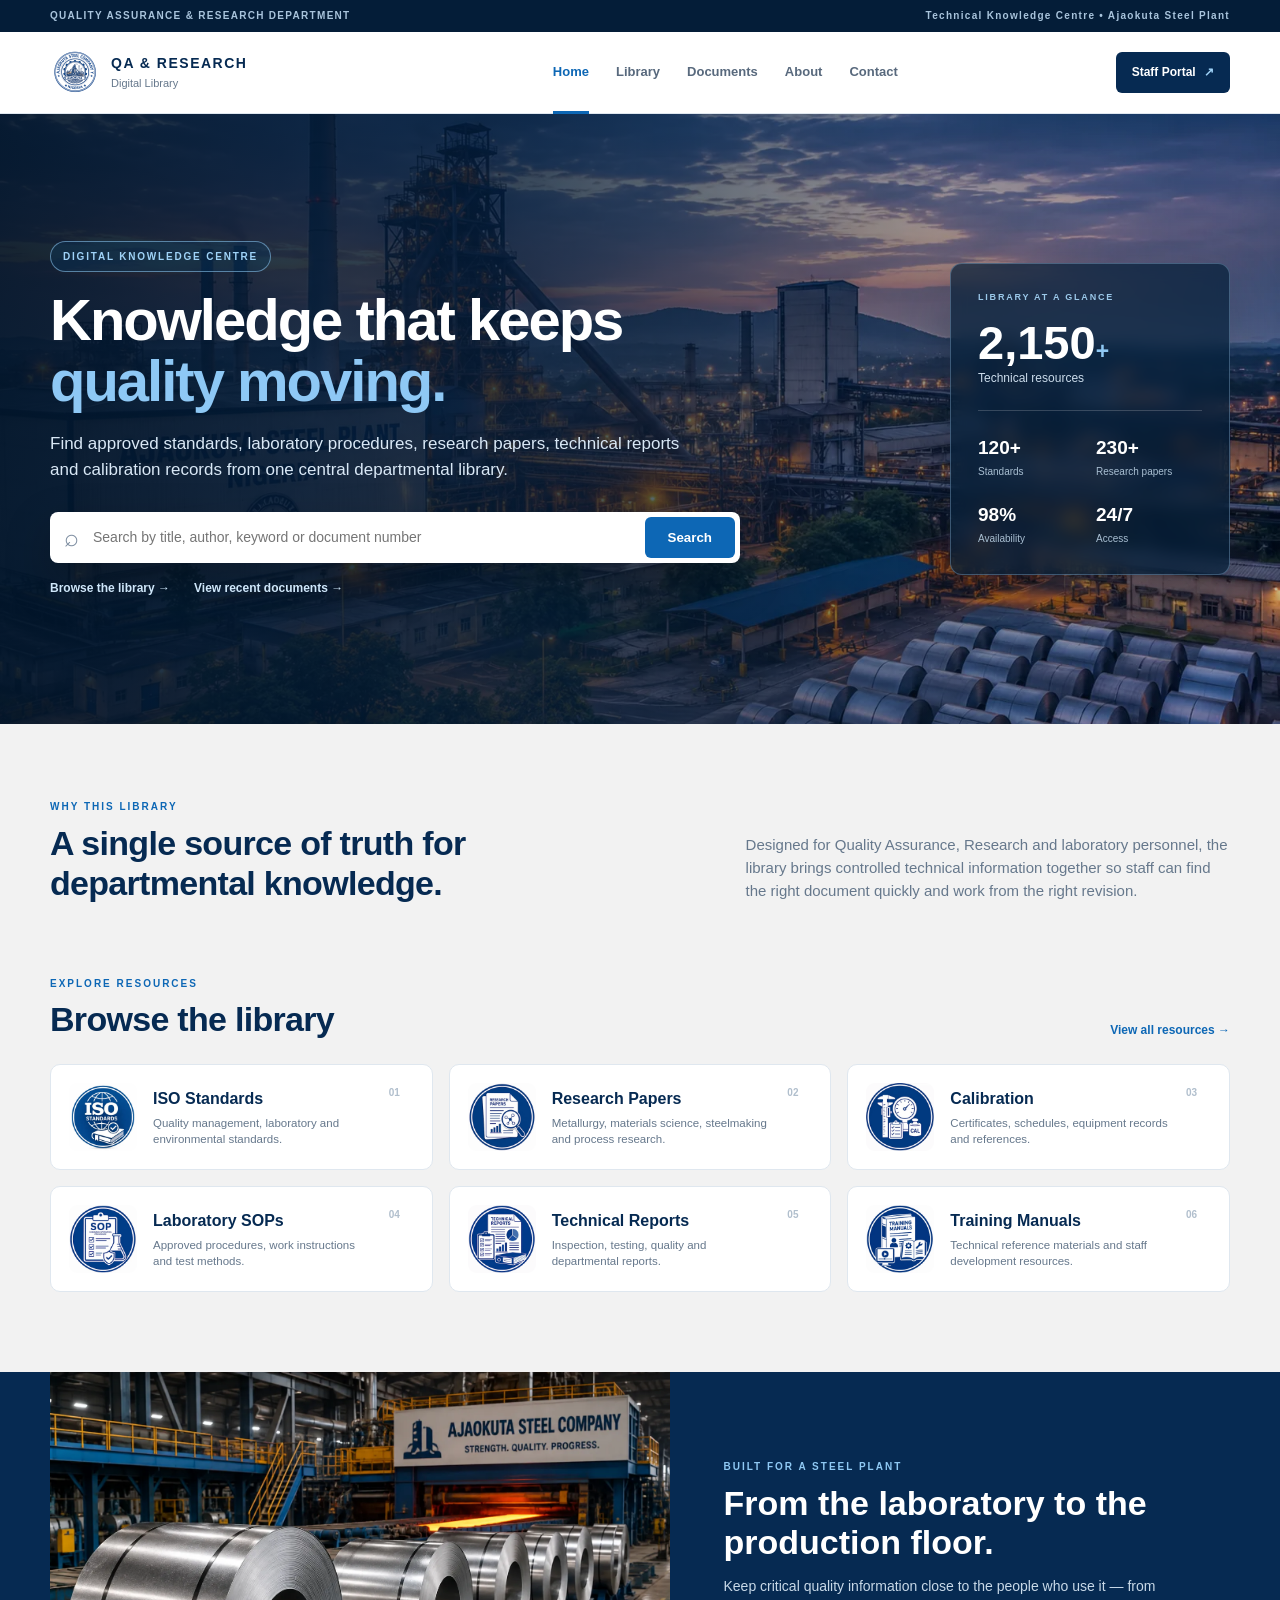
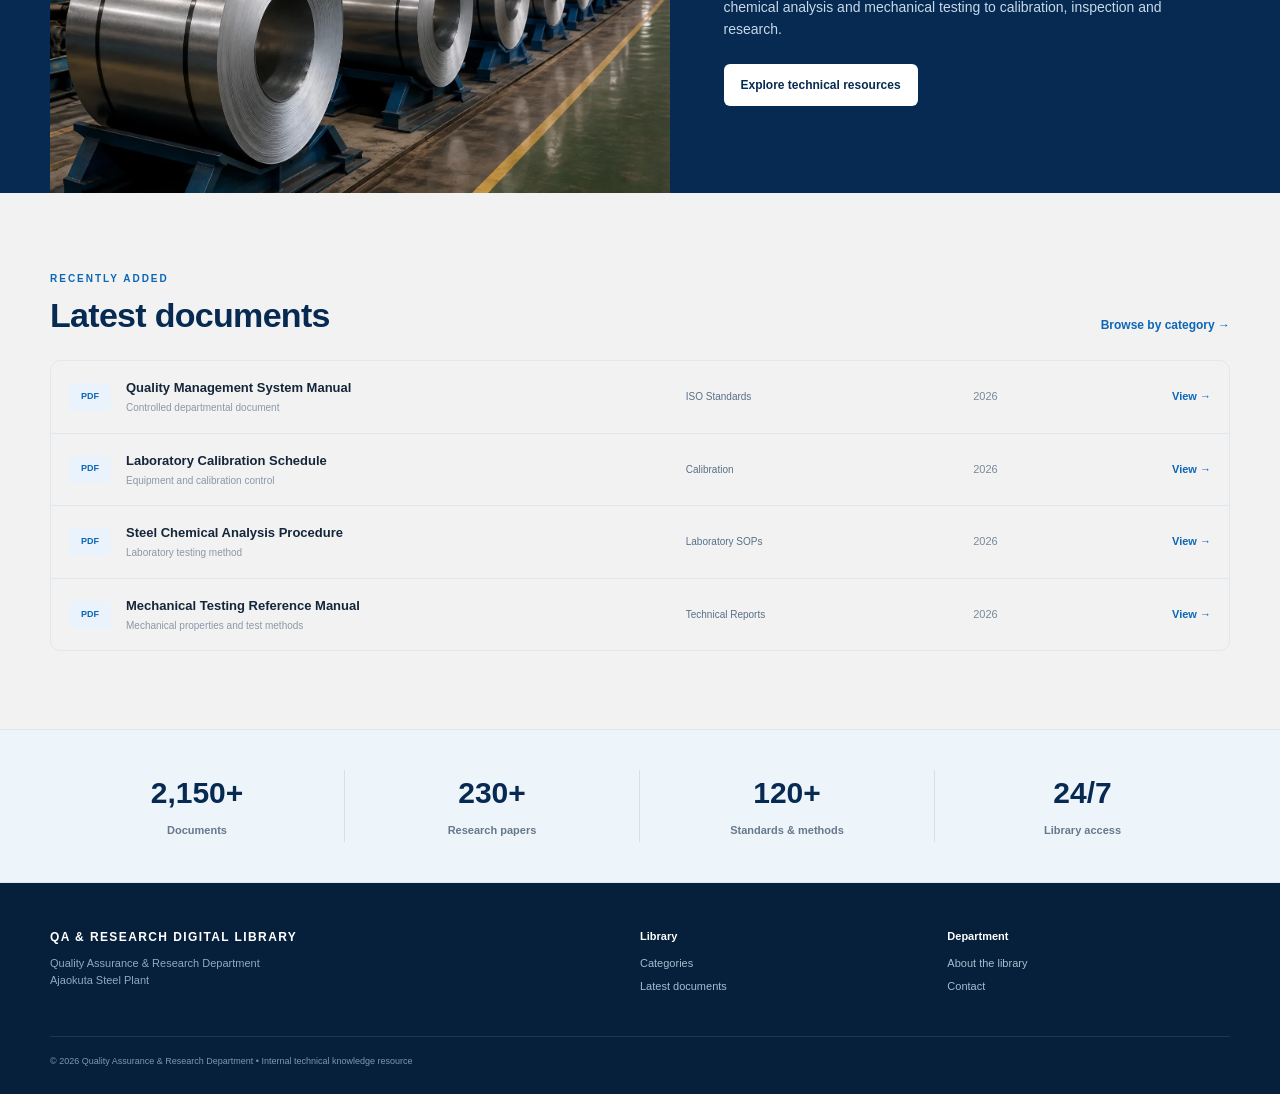
<file: index.html>
<!DOCTYPE html>
<html lang="en">

<head>

    <meta charset="UTF-8">

    <meta name="viewport"
          content="width=device-width, initial-scale=1.0">

    <title>
        QA & Research Digital Library
    </title>

    <link rel="stylesheet"
          href="style.css">
          
         <link rel="manifest" href="manifest.json">
<meta name="theme-color" content="#062a52"> 
          

</head>


<body>


<!-- =========================
     TOP BAR
========================= -->

<div class="topbar">

    <div class="container topbar-inner">

        <span>
            QUALITY ASSURANCE & RESEARCH DEPARTMENT
        </span>

        <span>
            Technical Knowledge Centre • Ajaokuta Steel Plant
        </span>

    </div>

</div>



<!-- =========================
     HEADER
========================= -->

<header class="header">

    <div class="container nav">


        <a class="brand"
           href="#home">

            <img
                src="images/logo.webp"
                alt="Ajaokuta Steel Company logo"
            >

            <span>

                <b>
                    QA & RESEARCH
                </b>

                <small>
                    Digital Library
                </small>

            </span>

        </a>



        <nav>

            <a class="active"
               href="#home">
                Home
            </a>

            <a href="library.html">
                Library
            </a>

            <a href="#latest">
                Documents
            </a>

            <a href="#about">
                About
            </a>

            <a href="#contact">
                Contact
            </a>

        </nav>



        <a class="portal"
           href="#portal">

            Staff Portal
            <span>↗</span>

        </a>

    </div>

</header>



<!-- =========================
     HERO
========================= -->

<section class="hero"
         id="home">


    <div class="hero-bg"></div>

    <div class="hero-shade"></div>


    <div class="container hero-content">


        <div class="hero-copy">


            <div class="pill">

                DIGITAL KNOWLEDGE CENTRE

            </div>


            <h1>

                Knowledge that keeps
                <em>
                    quality moving.
                </em>

            </h1>


            <p>

                Find approved standards,
                laboratory procedures,
                research papers, technical
                reports and calibration records
                from one central departmental library.

            </p>



            <!-- SEARCH -->

            <form class="search">

                <span class="search-icon">
                    ⌕
                </span>


                <input
                    type="search"
                    placeholder="Search by title, author, keyword or document number"
                >


                <button type="submit">
                    Search
                </button>

            </form>



            <div class="hero-links">

                <a href="library.html">
                    Browse the library →
                </a>

                <a href="#latest">
                    View recent documents →
                </a>

            </div>


        </div>



        <!-- HERO INFORMATION PANEL -->

        <aside class="hero-panel">


            <div class="panel-label">

                LIBRARY AT A GLANCE

            </div>


            <div class="panel-number">

                2,150<span>+</span>

            </div>


            <div class="panel-title">

                Technical resources

            </div>


            <div class="panel-line"></div>


            <div class="panel-grid">


                <div>

                    <b>
                        120+
                    </b>

                    <span>
                        Standards
                    </span>

                </div>


                <div>

                    <b>
                        230+
                    </b>

                    <span>
                        Research papers
                    </span>

                </div>


                <div>

                    <b>
                        98%
                    </b>

                    <span>
                        Availability
                    </span>

                </div>


                <div>

                    <b>
                        24/7
                    </b>

                    <span>
                        Access
                    </span>

                </div>


            </div>

        </aside>


    </div>

</section>



<!-- =========================
     INTRODUCTION
========================= -->

<section class="container intro"
         id="about">


    <div>

        <div class="eyebrow">

            WHY THIS LIBRARY

        </div>


        <h2>

            A single source of truth
            for departmental knowledge.

        </h2>

    </div>


    <p>

        Designed for Quality Assurance,
        Research and laboratory personnel,
        the library brings controlled technical
        information together so staff can find
        the right document quickly and work
        from the right revision.

    </p>

</section>



<!-- =========================
     LIBRARY CATEGORIES
========================= -->

<section class="container library"
         id="library">


    <div class="section-head">


        <div>

            <div class="eyebrow">

                EXPLORE RESOURCES

            </div>


            <h2>

                Browse the library

            </h2>

        </div>


        <a href="#latest">

            View all resources →

        </a>

    </div>



    <div class="cards">


        <!-- ISO -->

        <a class="card" href="library.html?category=ISO%20Standards">

            <div class="card-icon">

                <img
                    src="images/iso-icon.webp"
                    alt="ISO Standards"
                >

            </div>


            <div>

                <h3>
                    ISO Standards
                </h3>

                <p>
                    Quality management,
                    laboratory and environmental
                    standards.
                </p>

            </div>


            <span>
                01
            </span>

        </a>



        <!-- RESEARCH -->

        <a class="card" href="library.html?category=Research%20Papers">

            <div class="card-icon">

                <img
                    src="images/research-icon.webp"
                    alt="Research Papers"
                >

            </div>


            <div>

                <h3>
                    Research Papers
                </h3>

                <p>
                    Metallurgy, materials science,
                    steelmaking and process research.
                </p>

            </div>


            <span>
                02
            </span>

        </a>



        <!-- CALIBRATION -->

        <a class="card" href="library.html?category=Calibration">

            <div class="card-icon">

                <img
                    src="images/calibration-icon.webp"
                    alt="Calibration"
                >

            </div>


            <div>

                <h3>
                    Calibration
                </h3>

                <p>
                    Certificates, schedules,
                    equipment records and references.
                </p>

            </div>


            <span>
                03
            </span>

        </a>



        <!-- SOP -->

        <a class="card" href="library.html?category=Laboratory%20SOPs">

            <div class="card-icon">

                <img
                    src="images/sop-icon.webp"
                    alt="Laboratory SOPs"
                >

            </div>


            <div>

                <h3>
                    Laboratory SOPs
                </h3>

                <p>
                    Approved procedures,
                    work instructions and test methods.
                </p>

            </div>


            <span>
                04
            </span>

        </a>



        <!-- REPORTS -->

        <a class="card" href="library.html?category=Technical%20Reports">

            <div class="card-icon">

                <img
                    src="images/report-icon.webp"
                    alt="Technical Reports"
                >

            </div>


            <div>

                <h3>
                    Technical Reports
                </h3>

                <p>
                    Inspection, testing, quality
                    and departmental reports.
                </p>

            </div>


            <span>
                05
            </span>

        </a>



        <!-- TRAINING -->

        <a class="card" href="library.html?category=Training%20Manuals">

            <div class="card-icon">

                <img
                    src="images/training-icon.webp"
                    alt="Training Manuals"
                >

            </div>


            <div>

                <h3>
                    Training Manuals
                </h3>

                <p>
                    Technical reference materials
                    and staff development resources.
                </p>

            </div>


            <span>
                06
            </span>

        </a>


    </div>

</section>



<!-- =========================
     STEEL FEATURE
========================= -->

<section class="feature">


    <div class="container feature-inner">


        <div class="feature-image">

            <img
                src="images/steel-coils.webp"
                alt="Steel coils in an industrial steel plant"
            >

        </div>


        <div class="feature-copy">


            <div class="eyebrow light">

                BUILT FOR A STEEL PLANT

            </div>


            <h2>

                From the laboratory
                to the production floor.

            </h2>


            <p>

                Keep critical quality information
                close to the people who use it —
                from chemical analysis and mechanical
                testing to calibration, inspection
                and research.

            </p>


            <a class="button light-button"
               href="#latest">

                Explore technical resources

            </a>

        </div>

    </div>

</section>



<!-- =========================
     LATEST DOCUMENTS
========================= -->

<section class="container latest"
         id="latest">


    <div class="section-head">


        <div>

            <div class="eyebrow">

                RECENTLY ADDED

            </div>


            <h2>

                Latest documents

            </h2>

        </div>


        <a href="#library">

            Browse by category →

        </a>

    </div>



    <div class="documents">


        <a class="doc"
           href="#">

            <div class="file">
                PDF
            </div>


            <div class="doc-main">

                <b>
                    Quality Management System Manual
                </b>

                <small>
                    Controlled departmental document
                </small>

            </div>


            <div class="tag">
                ISO Standards
            </div>


            <div class="year">
                2026
            </div>


            <div class="open">
                View →
            </div>

        </a>



        <a class="doc"
           href="#">

            <div class="file">
                PDF
            </div>


            <div class="doc-main">

                <b>
                    Laboratory Calibration Schedule
                </b>

                <small>
                    Equipment and calibration control
                </small>

            </div>


            <div class="tag">
                Calibration
            </div>


            <div class="year">
                2026
            </div>


            <div class="open">
                View →
            </div>

        </a>



        <a class="doc"
           href="#">

            <div class="file">
                PDF
            </div>


            <div class="doc-main">

                <b>
                    Steel Chemical Analysis Procedure
                </b>

                <small>
                    Laboratory testing method
                </small>

            </div>


            <div class="tag">
                Laboratory SOPs
            </div>


            <div class="year">
                2026
            </div>


            <div class="open">
                View →
            </div>

        </a>



        <a class="doc"
           href="#">

            <div class="file">
                PDF
            </div>


            <div class="doc-main">

                <b>
                    Mechanical Testing Reference Manual
                </b>

                <small>
                    Mechanical properties and test methods
                </small>

            </div>


            <div class="tag">
                Technical Reports
            </div>


            <div class="year">
                2026
            </div>


            <div class="open">
                View →
            </div>

        </a>


    </div>

</section>



<!-- =========================
     STATISTICS
========================= -->

<section class="stats"
         id="portal">


    <div class="container stat-grid">


        <div>

            <b>
                2,150+
            </b>

            <span>
                Documents
            </span>

        </div>


        <div>

            <b>
                230+
            </b>

            <span>
                Research papers
            </span>

        </div>


        <div>

            <b>
                120+
            </b>

            <span>
                Standards & methods
            </span>

        </div>


        <div>

            <b>
                24/7
            </b>

            <span>
                Library access
            </span>

        </div>


    </div>

</section>


</main>



<!-- =========================
     FOOTER
========================= -->

<footer id="contact">


    <div class="container footer-grid">


        <div>

            <div class="footer-brand">

                QA & RESEARCH DIGITAL LIBRARY

            </div>


            <p>

                Quality Assurance & Research Department
                <br>
                Ajaokuta Steel Plant

            </p>

        </div>



        <div>

            <b>
                Library
            </b>

            <a href="#library">
                Categories
            </a>

            <a href="#latest">
                Latest documents
            </a>

        </div>



        <div>

            <b>
                Department
            </b>

            <a href="#about">
                About the library
            </a>

            <a href="#contact">
                Contact
            </a>

        </div>


    </div>


    <div class="container copyright">

        © 2026 Quality Assurance & Research Department
        • Internal technical knowledge resource

    </div>


</footer>

<script>



// Push a starting state into the history when the app loads
// This ensures Android has a history stack to navigate backward through
if (window.history && window.history.pushState) {
    window.history.pushState('forward', null, './' + window.location.hash);
}


    
if ("serviceWorker" in navigator) {
    window.addEventListener("load", function() {
        navigator.serviceWorker.register("./sw.js")
            .then(function(reg) {
                console.log("QA Research Library service worker registered.");
                
                // Force an update check immediately on launch to beat Glo's lag
                reg.update(); 

                // If a new update is found and installed, reload the app instantly
                reg.onupdatefound = function() {
                    var installingWorker = reg.installing;
                    if (installingWorker) {
                        installingWorker.onstatechange = function() {
                            if (installingWorker.state === "installed" && navigator.serviceWorker.controller) {
                                console.log("New library update applied! Reloading...");
                                window.location.reload();
                            }
                        };
                    }
                };
            })
            .catch(function(error) {
                console.log("Service worker registration failed:", error);
            });
    });
}
</script>
 
    
</body>

</html>
</file>
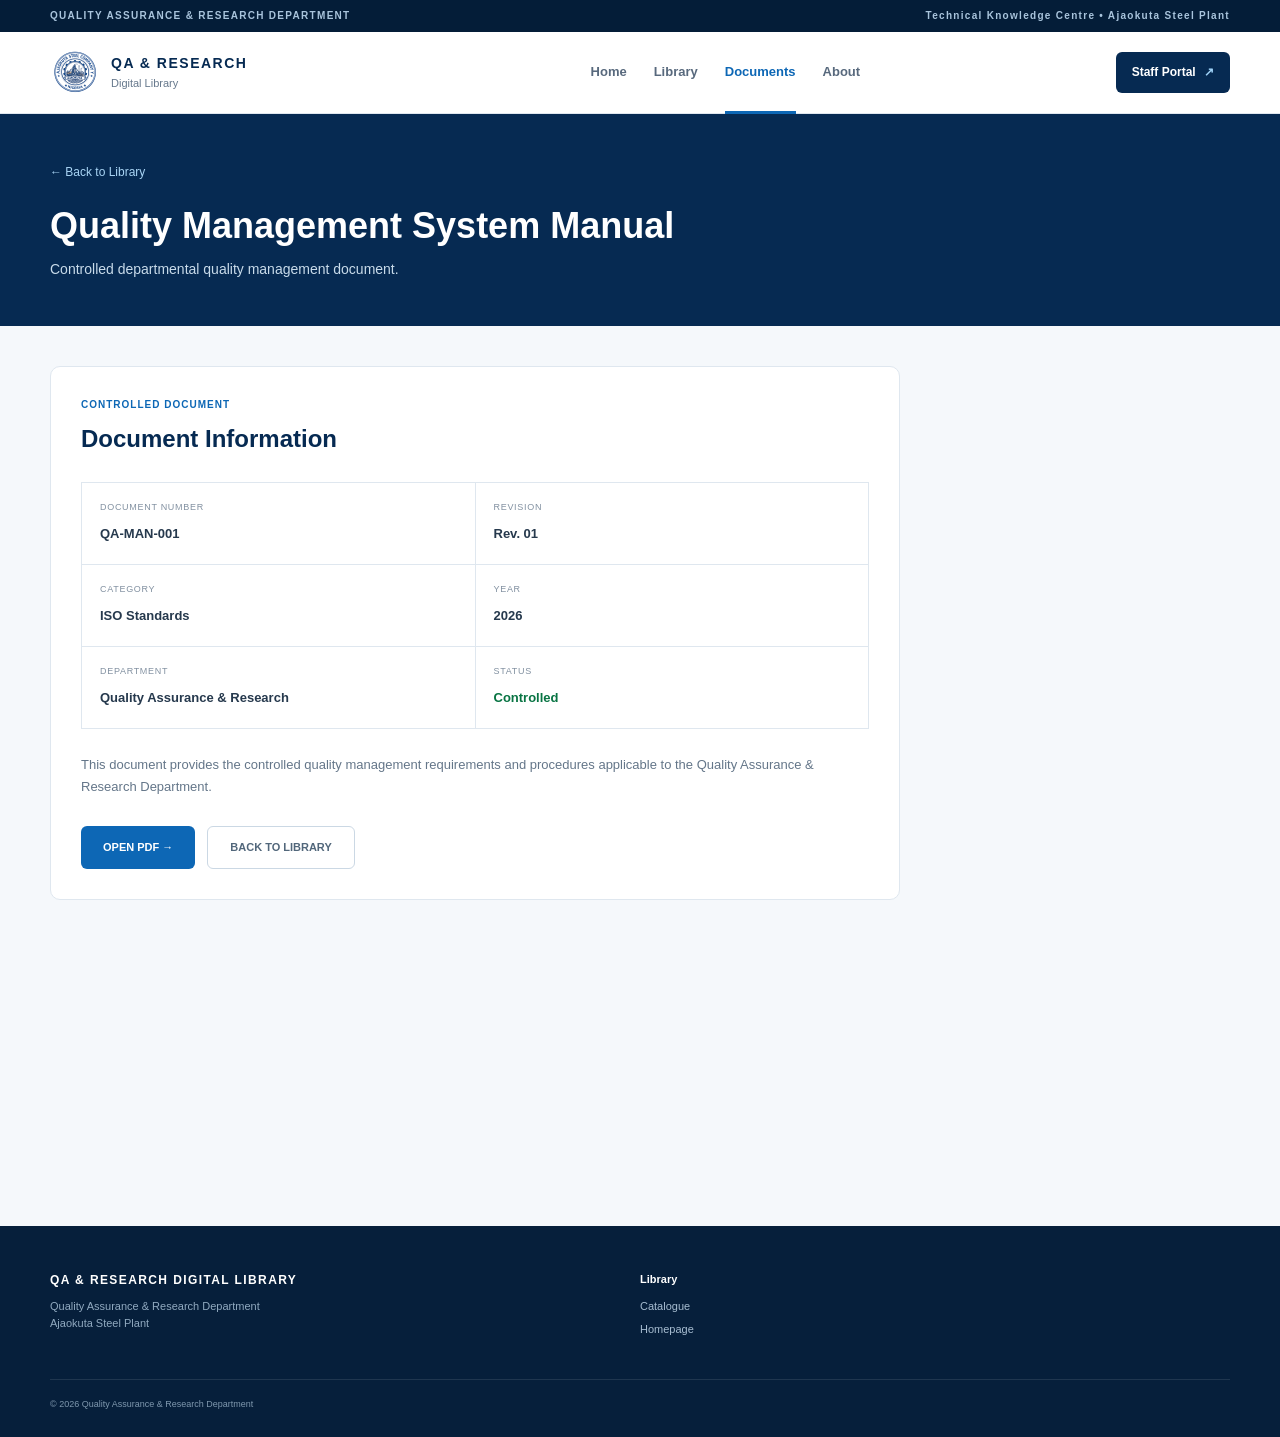
<file: document.html>
<!DOCTYPE html>
<html lang="en">

<head>

    <meta charset="UTF-8">

    <meta name="viewport"
          content="width=device-width, initial-scale=1.0">

    <title>Document Details | QA & Research Library</title>

    <link rel="stylesheet"
          href="style.css">
          <link rel="manifest" href="manifest.json">
<meta name="theme-color" content="#062a52">

    <style>

        .document-page {
            background: #f5f8fb;
            min-height: 100vh;
            padding-bottom: 80px;
        }

        .document-hero {
            background: #062a52;
            color: white;
            padding: 45px 0;
        }

        .back-link {
            color: #a9d5f5;
            font-size: 12px;
            text-decoration: none;
        }

        .back-link:hover {
            color: white;
        }

        .document-hero h1 {
            font-size: 36px;
            max-width: 800px;
            line-height: 1.2;
            margin: 20px 0 12px;
        }

        .document-hero p {
            color: #c8dbea;
            max-width: 700px;
            font-size: 14px;
        }

        .document-content {
            padding-top: 40px;
        }

        .document-card {
            background: white;
            border: 1px solid #dfe7ef;
            border-radius: 10px;
            padding: 30px;
            max-width: 850px;
        }

        .document-label {
            color: #0d67b5;
            font-size: 10px;
            font-weight: 900;
            letter-spacing: 1px;
            margin-bottom: 8px;
        }

        .document-card h2 {
            color: #062a52;
            font-size: 24px;
            margin-bottom: 25px;
        }

        .details-grid {
            display: grid;
            grid-template-columns: repeat(2, 1fr);
            gap: 1px;
            background: #dfe7ef;
            border: 1px solid #dfe7ef;
            margin-bottom: 25px;
        }

        .detail-item {
            background: white;
            padding: 18px;
        }

        .detail-item span {
            display: block;
            color: #8190a0;
            font-size: 9px;
            text-transform: uppercase;
            letter-spacing: .7px;
            margin-bottom: 6px;
        }

        .detail-item strong {
            color: #26394d;
            font-size: 13px;
        }

        .status-controlled {
            color: #087443 !important;
        }

        .document-description {
            color: #647689;
            font-size: 13px;
            line-height: 1.7;
            margin-bottom: 28px;
        }

        .document-actions {
            display: flex;
            gap: 12px;
            flex-wrap: wrap;
        }

        .open-pdf {
            background: #0d67b5;
            color: white;
            padding: 13px 22px;
            border-radius: 6px;
            text-decoration: none;
            font-size: 11px;
            font-weight: 800;
        }

        .open-pdf:hover {
            background: #062a52;
        }

        .back-library {
            border: 1px solid #cbd8e4;
            color: #52677b;
            padding: 12px 22px;
            border-radius: 6px;
            text-decoration: none;
            font-size: 11px;
            font-weight: 800;
        }

        .back-library:hover {
            background: #eef5fa;
        }

        @media (max-width: 600px) {

            .document-hero h1 {
                font-size: 28px;
            }

            .document-card {
                padding: 20px;
            }

            .details-grid {
                grid-template-columns: 1fr;
            }

        }

    </style>

</head>


<body>


<!-- TOP BAR -->

<div class="topbar">

    <div class="container topbar-inner">

        <span>
            QUALITY ASSURANCE & RESEARCH DEPARTMENT
        </span>

        <span>
            Technical Knowledge Centre • Ajaokuta Steel Plant
        </span>

    </div>

</div>


<!-- HEADER -->

<header class="header">

    <div class="container nav">

        <a class="brand"
           href="index.html">

            <img
                src="images/logo.webp"
                alt="QA & Research"
            >

            <span>

                <b>
                    QA & RESEARCH
                </b>

                <small>
                    Digital Library
                </small>

            </span>

        </a>


        <nav>

            <a href="index.html">
                Home
            </a>

            <a href="library.html">
                Library
            </a>

            <a class="active"
               href="library.html">
                Documents
            </a>

            <a href="index.html#about">
                About
            </a>

        </nav>


        <a class="portal"
           href="#">
            Staff Portal
            <span>↗</span>
        </a>

    </div>

</header>



<!-- DOCUMENT HERO -->

<section class="document-hero">

    <div class="container">

        <a class="back-link"
           href="library.html">

            ← Back to Library

        </a>


        <h1 id="documentTitle">
            Quality Management System Manual
        </h1>


        <p id="documentDescription">

            Controlled departmental quality
            management document.

        </p>

    </div>

</section>



<!-- DOCUMENT DETAILS -->

<main class="document-page">

    <div class="container document-content">

        <div class="document-card">

            <div class="document-label">
                CONTROLLED DOCUMENT
            </div>


            <h2>
                Document Information
            </h2>


            <div class="details-grid">


                <div class="detail-item">

                    <span>
                        Document Number
                    </span>

                    <strong id="documentNumber">
                        QA-MAN-001
                    </strong>

                </div>


                <div class="detail-item">

                    <span>
                        Revision
                    </span>

                    <strong id="documentRevision">
                        Rev. 01
                    </strong>

                </div>


                <div class="detail-item">

                    <span>
                        Category
                    </span>

                    <strong id="documentCategory">
                        ISO Standards
                    </strong>

                </div>


                <div class="detail-item">

                    <span>
                        Year
                    </span>

                    <strong id="documentYear">
                        2026
                    </strong>

                </div>


                <div class="detail-item">

                    <span>
                        Department
                    </span>

                    <strong>
                        Quality Assurance & Research
                    </strong>

                </div>


                <div class="detail-item">

                    <span>
                        Status
                    </span>

                    <strong
                        class="status-controlled"
                        id="documentStatus">

                        Controlled

                    </strong>

                </div>


            </div>


            <p class="document-description"
               id="fullDescription">

                This document provides the controlled
                quality management requirements and
                procedures applicable to the Quality
                Assurance & Research Department.

            </p>


            <div class="document-actions">

                <a
                    class="open-pdf"
                    id="pdfLink"
                    href="documents/iso/qms-manual.pdf">

                    OPEN PDF →

                </a>


                <a
                    class="back-library"
                    href="library.html">

                    BACK TO LIBRARY

                </a>

            </div>

        </div>

    </div>

</main>



<!-- FOOTER -->

<footer>

    <div class="container footer-grid">

        <div>

            <div class="footer-brand">
                QA & RESEARCH DIGITAL LIBRARY
            </div>

            <p>
                Quality Assurance & Research Department
                <br>
                Ajaokuta Steel Plant
            </p>

        </div>


        <div>

            <b>
                Library
            </b>

            <a href="library.html">
                Catalogue
            </a>

            <a href="index.html">
                Homepage
            </a>

        </div>


    </div>


    <div class="container copyright">

        © 2026 Quality Assurance & Research Department

    </div>

</footer>

<script>

const documents = {

    "QA-MAN-001": {
        title: "Quality Management System Manual",
        description: "Controlled departmental quality management document.",
        number: "QA-MAN-001",
        revision: "Rev. 01",
        category: "ISO Standards",
        year: "2026",
        department: "Quality Assurance & Research",
        status: "Controlled",
        pdf: "documents/iso/qms-manual.pdf"
    },


    "RES-PAP-001": {
        title: "Metallurgical Properties of Structural Steel",
        description: "Research paper covering steel composition, microstructure and mechanical properties.",
        number: "RES-PAP-001",
        revision: "Rev. 01",
        category: "Research Papers",
        year: "2026",
        department: "Quality Assurance & Research",
        status: "Approved",
        pdf: "documents/research/research-paper.pdf"
    },


    "QA-CAL-001": {
        title: "Laboratory Calibration Schedule",
        description: "Controlled schedule for calibration of laboratory measuring and testing equipment.",
        number: "QA-CAL-001",
        revision: "Rev. 01",
        category: "Calibration",
        year: "2026",
        department: "Quality Assurance & Research",
        status: "Controlled",
        pdf: "documents/calibration/calibration-schedule.pdf"
    },


    "QA-SOP-001": {
        title: "Steel Chemical Analysis Procedure",
        description: "Approved procedure for chemical analysis of steel and related metallurgical samples.",
        number: "QA-SOP-001",
        revision: "Rev. 01",
        category: "Laboratory SOPs",
        year: "2026",
        department: "Quality Assurance & Research",
        status: "Approved",
        pdf: "documents/sops/chemical-analysis-sop.pdf"
    },


    "QA-TR-001": {
        title: "Mechanical Testing Reference Manual",
        description: "Reference document covering mechanical testing methods, requirements and technical procedures.",
        number: "QA-TR-001",
        revision: "Rev. 01",
        category: "Technical Reports",
        year: "2026",
        department: "Quality Assurance & Research",
        status: "Approved",
        pdf: "documents/reports/mechanical-testing-report.pdf"
    },


    "QA-TM-001": {
        title: "Laboratory Safety and Operations Manual",
        description: "Training reference covering laboratory safety, equipment operation and working procedures.",
        number: "QA-TM-001",
        revision: "Rev. 01",
        category: "Training Manuals",
        year: "2026",
        department: "Quality Assurance & Research",
        status: "Controlled",
        pdf: "documents/training/laboratory-training-manual.pdf"
    }

};


const urlParams =
    new URLSearchParams(window.location.search);

const documentID =
    urlParams.get("doc");

const documentData =
    documents[documentID];


if (documentData) {

    document.getElementById("documentTitle").textContent =
        documentData.title;

    document.getElementById("documentDescription").textContent =
        documentData.description;

    document.getElementById("documentNumber").textContent =
        documentData.number;

    document.getElementById("documentRevision").textContent =
        documentData.revision;

    document.getElementById("documentCategory").textContent =
        documentData.category;

    document.getElementById("documentYear").textContent =
        documentData.year;

    document.getElementById("documentStatus").textContent =
        documentData.status;

    document.getElementById("fullDescription").textContent =
        documentData.description;

    document.getElementById("pdfLink").href =
        documentData.pdf;

    document.title =
        documentData.title +
        " | QA & Research Library";

}
</script>

<script>
    if ("serviceWorker" in navigator) {

        window.addEventListener("load", function() {

            navigator.serviceWorker
                .register("sw.js")
                .then(function() {

                    console.log(
                        "QA Research Library service worker registered."
                    );

                })
                .catch(function(error) {

                    console.log(
                        "Service worker registration failed:",
                        error
                    );

                });

        });

    }
</script>

</body>

</html>
</file>
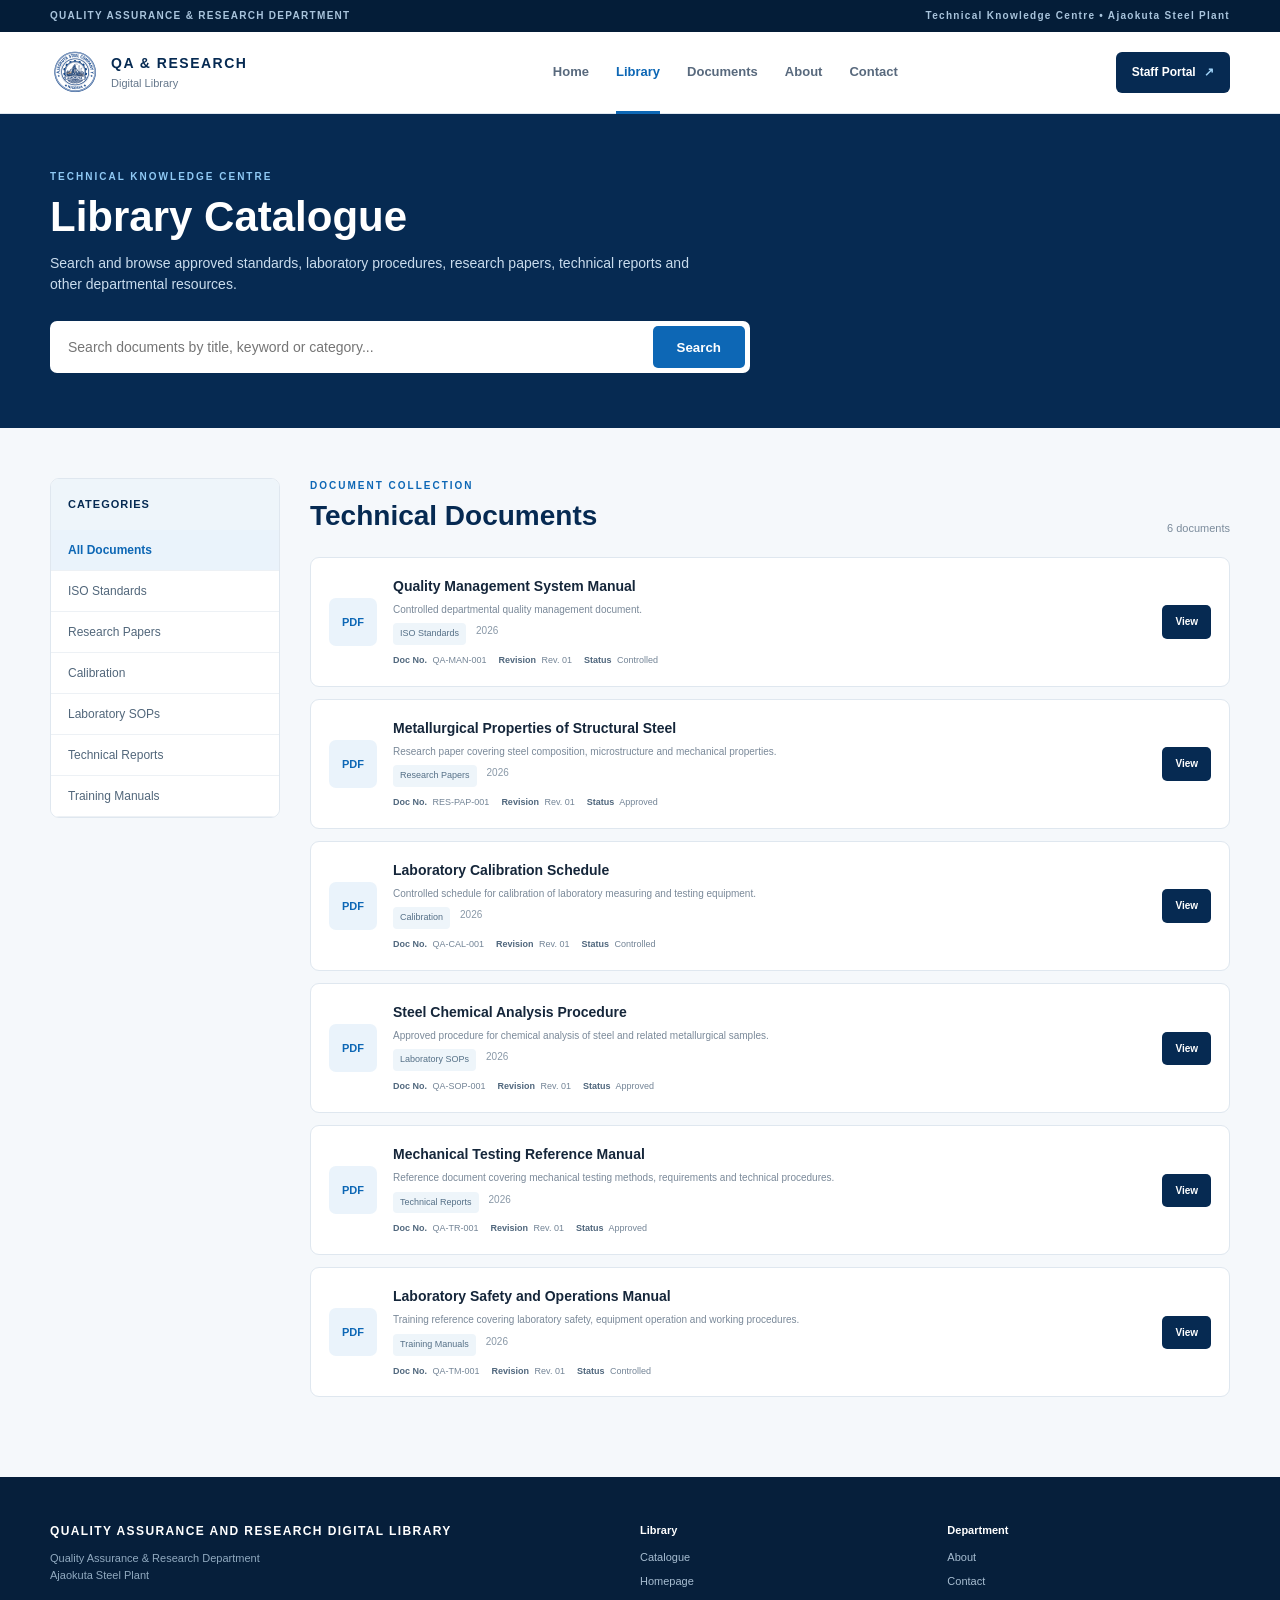
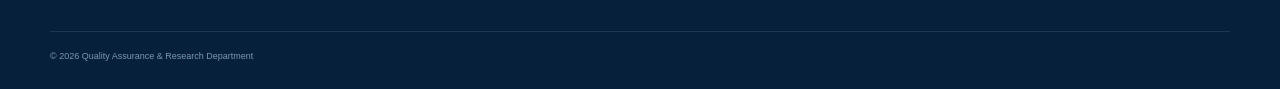
<file: library.html>
<!DOCTYPE html>
<html lang="en">

<head>

    <meta charset="UTF-8">

    <meta name="viewport"
          content="width=device-width, initial-scale=1.0">

    <title>
        Library Catalogue | QA & Research
    </title>

    <link rel="stylesheet"
          href="style.css">
          <link rel="manifest" href="manifest.json">
<meta name="theme-color" content="#062a52">

    <style>

        /* =========================
           LIBRARY PAGE
        ========================= */

        .library-page {
            background: #f5f8fb;
            min-height: 100vh;
        }


        .library-hero {
            background: #062a52;
            color: white;
            padding: 55px 0;
        }


        .library-hero h1 {
            font-size: 42px;
            line-height: 1.15;
            margin: 8px 0 12px;
        }


        .library-hero p {
            color: #c9dced;
            max-width: 650px;
            font-size: 14px;
        }


        .library-search {
            margin-top: 25px;
            background: white;
            padding: 5px;
            border-radius: 7px;
            max-width: 700px;
            display: flex;
        }


        .library-search input {
            flex: 1;
            border: none;
            outline: none;
            padding: 13px;
            font-size: 14px;
            min-width: 0;
        }


        .library-search button {
            border: none;
            background: #0d67b5;
            color: white;
            padding: 0 24px;
            border-radius: 5px;
            font-weight: bold;
        }


        .catalogue {
            padding: 50px 0 80px;
        }


        .catalogue-layout {
            display: grid;
            grid-template-columns: 230px 1fr;
            gap: 30px;
        }


        /* SIDEBAR */

        .category-box {
            background: white;
            border: 1px solid #dfe7ef;
            border-radius: 9px;
            overflow: hidden;
            height: fit-content;
        }


        .category-title {
            padding: 17px;
            background: #eef5fa;
            color: #062a52;
            font-size: 11px;
            font-weight: 900;
            letter-spacing: 1px;
        }


        .category-button {
            display: block;
            width: 100%;
            text-align: left;
            border: 0;
            background: white;
            padding: 13px 17px;
            font-size: 12px;
            color: #52677b;
            cursor: pointer;
            border-bottom: 1px solid #edf1f5;
        }


        .category-button:hover,
        .category-button.selected {
            background: #eaf3fb;
            color: #0d67b5;
            font-weight: 800;
        }


        /* DOCUMENT AREA */

        .catalogue-heading {
            display: flex;
            justify-content: space-between;
            align-items: end;
            margin-bottom: 20px;
        }


        .catalogue-heading h2 {
            color: #062a52;
            font-size: 28px;
        }


        .document-count {
            color: #7b8b9b;
            font-size: 11px;
        }


        .library-documents {
            display: grid;
            gap: 12px;
        }


        .library-document {
            background: white;
            border: 1px solid #dfe7ef;
            border-radius: 9px;
            padding: 18px;
            display: grid;
            grid-template-columns: 48px 1fr auto;
            gap: 16px;
            align-items: center;
        }


        .library-document:hover {
            border-color: #b9d5eb;
            box-shadow: 0 8px 25px rgba(4, 34, 65, 0.07);
        }


        .document-icon {
            width: 48px;
            height: 48px;
            background: #eaf3fb;
            border-radius: 7px;
            display: flex;
            align-items: center;
            justify-content: center;
            color: #0d67b5;
            font-size: 11px;
            font-weight: 900;
        }


        .library-document h3 {
            font-size: 14px;
            color: #15263a;
            margin-bottom: 4px;
        }


        .library-document p {
            color: #7a8999;
            font-size: 10px;
        }


        .document-meta {
            display: flex;
            gap: 10px;
            margin-top: 6px;
        }


        .document-tag {
            background: #eef5fa;
            color: #557087;
            padding: 4px 7px;
            border-radius: 4px;
            font-size: 9px;
        }


        .document-year {
            color: #8998a7;
            font-size: 10px;
        }


        .view-document {
            background: #062a52;
            color: white;
            padding: 9px 13px;
            border-radius: 5px;
            font-size: 10px;
            font-weight: 800;
        }


        .view-document:hover {
            background: #0d67b5;
        }


        .no-results {
            display: none;
            background: white;
            border: 1px solid #dfe7ef;
            border-radius: 9px;
            padding: 35px;
            text-align: center;
            color: #748597;
            font-size: 13px;
        }


        /* MOBILE */

        @media (max-width: 700px) {

            .library-hero h1 {
                font-size: 32px;
            }

            .library-search {
                display: flex;
            }

            .library-search input {
                width: 100%;
            }

            .library-search button {
                padding: 0 15px;
            }

            .catalogue-layout {
                grid-template-columns: 1fr;
            }

            .category-box {
                display: flex;
                overflow-x: auto;
            }

            .category-title {
                display: none;
            }

            .category-button {
                width: auto;
                white-space: nowrap;
                border-bottom: 0;
            }

            .library-document {
                grid-template-columns: 42px 1fr;
            }

            .view-document {
                grid-column: 2;
                width: fit-content;
            }

        }
.document-details {
    display: flex;
    flex-wrap: wrap;
    gap: 12px;
    margin-top: 9px;
}

.document-details span {
    font-size: 9px;
    color: #738496;
}

.document-details b {
    color: #50677d;
    margin-right: 3px;
}


    </style>

</head>


<body>

<!-- HEADER -->

<div class="topbar">

    <div class="container topbar-inner">

        <span>
            QUALITY ASSURANCE & RESEARCH DEPARTMENT
        </span>

        <span>
            Technical Knowledge Centre • Ajaokuta Steel Plant
        </span>

    </div>

</div>


<header class="header">

    <div class="container nav">

        <a class="brand"
           href="index.html">

            <img
                src="images/logo.webp"
                alt="Ajaokuta Steel Company logo"
            >

            <span>

                <b>
                    QA & RESEARCH
                </b>

                <small>
                    Digital Library
                </small>

            </span>

        </a>


        <nav>

            <a href="index.html">
                Home
            </a>

            <a class="active"
               href="library.html">
                Library
            </a>

            <a href="library.html">
                Documents
            </a>

            <a href="index.html#about">
                About
            </a>

            <a href="index.html#contact">
                Contact
            </a>

        </nav>


        <a class="portal"
           href="#">
            Staff Portal
            <span>↗</span>
        </a>

    </div>

</header>



<!-- LIBRARY HERO -->

<section class="library-hero">

    <div class="container">

        <div class="eyebrow"
             style="color:#8fc9f4;">

            TECHNICAL KNOWLEDGE CENTRE

        </div>


        <h1>
            Library Catalogue
        </h1>


        <p>
            Search and browse approved standards,
            laboratory procedures, research papers,
            technical reports and other departmental
            resources.
        </p>


        <form class="library-search"
              id="searchForm">

            <input
                type="search"
                id="searchInput"
                placeholder="Search documents by title, keyword or category..."
            >

            <button type="submit">
                Search
            </button>

        </form>

    </div>

</section>



<!-- CATALOGUE -->

<main class="library-page">

<section class="container catalogue">

    <div class="catalogue-layout">


        <!-- CATEGORY SIDEBAR -->

        <aside class="category-box">

            <div class="category-title">
                CATEGORIES
            </div>


            <button
                class="category-button selected"
                data-category="all">

                All Documents

            </button>


            <button
                class="category-button"
                data-category="ISO Standards">

                ISO Standards

            </button>


            <button
                class="category-button"
                data-category="Research Papers">

                Research Papers

            </button>


            <button
                class="category-button"
                data-category="Calibration">

                Calibration

            </button>


            <button
                class="category-button"
                data-category="Laboratory SOPs">

                Laboratory SOPs

            </button>


            <button
                class="category-button"
                data-category="Technical Reports">

                Technical Reports

            </button>


            <button
                class="category-button"
                data-category="Training Manuals">

                Training Manuals

            </button>

        </aside>



        <!-- DOCUMENT LIST -->

        <section>


            <div class="catalogue-heading">

                <div>

                    <div class="eyebrow">
                        DOCUMENT COLLECTION
                    </div>

                    <h2>
                        Technical Documents
                    </h2>

                </div>


                <span
                    class="document-count"
                    id="documentCount">

                    6 documents

                </span>

            </div>



            <div
                class="library-documents"
                id="documentList">


                <!-- DOCUMENT 1 -->

                <article
    class="library-document"
    data-category="ISO Standards"
    data-title="Quality Management System Manual">

    <div class="document-icon">
        PDF
    </div>


    <div>

        <h3>
            Quality Management System Manual
        </h3>

        <p>
            Controlled departmental quality
            management document.
        </p>


        <div class="document-meta">

            <span class="document-tag">
                ISO Standards
            </span>

            <span class="document-year">
                2026
            </span>

        </div>


        <div class="document-details">

            <span>
                <b>Doc No.</b>
                QA-MAN-001
            </span>

            <span>
                <b>Revision</b>
                Rev. 01
            </span>

            <span>
                <b>Status</b>
                Controlled
            </span>

        </div>

    </div>


    <a class="view-document"
   href="document.html?doc=QA-MAN-001">
    View
</a>

</article>



                <!-- DOCUMENT 2 -->

                <article
    class="library-document"
    data-category="Research Papers"
    data-title="Metallurgical Properties of Structural Steel">

    <div class="document-icon">
        PDF
    </div>

    <div>

        <h3>
            Metallurgical Properties of Structural Steel
        </h3>

        <p>
            Research paper covering steel composition,
            microstructure and mechanical properties.
        </p>

        <div class="document-meta">

            <span class="document-tag">
                Research Papers
            </span>

            <span class="document-year">
                2026
            </span>

        </div>

        <div class="document-details">

            <span>
                <b>Doc No.</b>
                RES-PAP-001
            </span>

            <span>
                <b>Revision</b>
                Rev. 01
            </span>

            <span>
                <b>Status</b>
                Approved
            </span>

        </div>

    </div>

    <a class="view-document"
   href="document.html?doc=RES-PAP-001">
    View
</a>

</article>



                <!-- DOCUMENT 3 -->

                <article
    class="library-document"
    data-category="Calibration"
    data-title="Laboratory Calibration Schedule">

    <div class="document-icon">
        PDF
    </div>

    <div>

        <h3>
            Laboratory Calibration Schedule
        </h3>

        <p>
            Controlled schedule for calibration of
            laboratory measuring and testing equipment.
        </p>

        <div class="document-meta">

            <span class="document-tag">
                Calibration
            </span>

            <span class="document-year">
                2026
            </span>

        </div>

        <div class="document-details">

            <span>
                <b>Doc No.</b>
                QA-CAL-001
            </span>

            <span>
                <b>Revision</b>
                Rev. 01
            </span>

            <span>
                <b>Status</b>
                Controlled
            </span>

        </div>

    </div>

    <a class="view-document"
   href="document.html?doc=QA-CAL-001">
    View
</a>

</article>



                <!-- DOCUMENT 4 -->

                <article
    class="library-document"
    data-category="Laboratory SOPs"
    data-title="Steel Chemical Analysis Procedure">

    <div class="document-icon">
        PDF
    </div>

    <div>

        <h3>
            Steel Chemical Analysis Procedure
        </h3>

        <p>
            Approved procedure for chemical analysis
            of steel and related metallurgical samples.
        </p>

        <div class="document-meta">

            <span class="document-tag">
                Laboratory SOPs
            </span>

            <span class="document-year">
                2026
            </span>

        </div>

        <div class="document-details">

            <span>
                <b>Doc No.</b>
                QA-SOP-001
            </span>

            <span>
                <b>Revision</b>
                Rev. 01
            </span>

            <span>
                <b>Status</b>
                Approved
            </span>

        </div>

    </div>

    <a class="view-document"
   href="document.html?doc=QA-SOP-001">
    View
</a>

</article>



                <!-- DOCUMENT 5 -->

                <article
    class="library-document"
    data-category="Technical Reports"
    data-title="Mechanical Testing Reference Manual">

    <div class="document-icon">
        PDF
    </div>

    <div>

        <h3>
            Mechanical Testing Reference Manual
        </h3>

        <p>
            Reference document covering mechanical testing
            methods, requirements and technical procedures.
        </p>

        <div class="document-meta">

            <span class="document-tag">
                Technical Reports
            </span>

            <span class="document-year">
                2026
            </span>

        </div>

        <div class="document-details">

            <span>
                <b>Doc No.</b>
                QA-TR-001
            </span>

            <span>
                <b>Revision</b>
                Rev. 01
            </span>

            <span>
                <b>Status</b>
                Approved
            </span>

        </div>

    </div>

    <a class="view-document"
   href="document.html?doc=QA-TR-001">
    View
</a>

</article>



                <!-- DOCUMENT 6 -->

                <article
    class="library-document"
    data-category="Training Manuals"
    data-title="Laboratory Safety and Operations Manual">

    <div class="document-icon">
        PDF
    </div>

    <div>

        <h3>
            Laboratory Safety and Operations Manual
        </h3>

        <p>
            Training reference covering laboratory safety,
            equipment operation and working procedures.
        </p>

        <div class="document-meta">

            <span class="document-tag">
                Training Manuals
            </span>

            <span class="document-year">
                2026
            </span>

        </div>

        <div class="document-details">

            <span>
                <b>Doc No.</b>
                QA-TM-001
            </span>

            <span>
                <b>Revision</b>
                Rev. 01
            </span>

            <span>
                <b>Status</b>
                Controlled
            </span>

        </div>

    </div>

    <a class="view-document"
   href="document.html?doc=QA-TM-001">
    View
</a>

</article>


            </div>


            <div
                class="no-results"
                id="noResults">

                No documents matched your search.

            </div>


        </section>

    </div>

</section>

</main>



<!-- FOOTER -->

<footer>

    <div class="container footer-grid">

        <div>

            <div class="footer-brand">
                QUALITY ASSURANCE AND RESEARCH DIGITAL LIBRARY
            </div>

            <p>
                Quality Assurance & Research Department
                <br>
                Ajaokuta Steel Plant
            </p>

        </div>


        <div>

            <b>
                Library
            </b>

            <a href="library.html">
                Catalogue
            </a>

            <a href="index.html">
                Homepage
            </a>

        </div>


        <div>

            <b>
                Department
            </b>

            <a href="index.html#about">
                About
            </a>

            <a href="index.html#contact">
                Contact
            </a>

        </div>

    </div>


    <div class="container copyright">

        © 2026 Quality Assurance & Research Department

    </div>

</footer>



<!-- SEARCH & FILTER JAVASCRIPT -->

<script>

const searchInput =
    document.getElementById("searchInput");

const searchForm =
    document.getElementById("searchForm");

const documents =
    document.querySelectorAll(".library-document");

const categoryButtons =
    document.querySelectorAll(".category-button");

const noResults =
    document.getElementById("noResults");

const documentCount =
    document.getElementById("documentCount");


let selectedCategory = "all";

// Read category selected from the homepage
const urlParams = new URLSearchParams(window.location.search);
const categoryFromURL = urlParams.get("category");

if (categoryFromURL) {

    selectedCategory = categoryFromURL;

    categoryButtons.forEach(function(button) {

        if (button.dataset.category === categoryFromURL) {
            button.classList.add("selected");
        } else {
            button.classList.remove("selected");
        }

    });

    filterDocuments();
}

function filterDocuments() {

    const search =
        searchInput.value
        .toLowerCase()
        .trim();

    let visible = 0;


    documents.forEach(function(document) {

        const title =
            document.dataset.title.toLowerCase();

        const category =
            document.dataset.category.toLowerCase();


        const categoryMatch =
            selectedCategory === "all" ||
            category === selectedCategory.toLowerCase();


        const documentText =
    document.textContent.toLowerCase();


const searchMatch =
    search === "" ||
    title.includes(search) ||
    category.includes(search) ||
    documentText.includes(search);


        if (categoryMatch && searchMatch) {

            document.style.display = "grid";

            visible++;

        } else {

            document.style.display = "none";

        }

    });


    documentCount.textContent =
        visible +
        (visible === 1 ? " document" : " documents");


    if (visible === 0) {

        noResults.style.display = "block";

    } else {

        noResults.style.display = "none";

    }

}


searchForm.addEventListener(
    "submit",
    function(event) {

        event.preventDefault();

        filterDocuments();

    }
);


searchInput.addEventListener(
    "input",
    filterDocuments
);


categoryButtons.forEach(
    function(button) {

        button.addEventListener(
            "click",
            function() {

                categoryButtons.forEach(
                    function(item) {
                        item.classList.remove("selected");
                    }
                );


                button.classList.add("selected");


                selectedCategory =
                    button.dataset.category;


                filterDocuments();

            }
        );

    }
);

</script>

<script>
    if ("serviceWorker" in navigator) {

        window.addEventListener("load", function() {

            navigator.serviceWorker
                .register("sw.js")
                .then(function() {

                    console.log(
                        "QA Research Library service worker registered."
                    );

                })
                .catch(function(error) {

                    console.log(
                        "Service worker registration failed:",
                        error
                    );

                });

        });

    }
</script>

</body>

</html>
</file>
<file: style.css>
:root {
    --navy: #062a52;
    --blue: #0d67b5;
    --sky: #79b9ec;
    --ink: #15263a;
    --muted: #66788c;
    --line: #dfe7ef;
    --white: #ffffff;
}


/* =========================
   BASIC RESET
========================= */

* {
    box-sizing: border-box;
    margin: 0;
    padding: 0;
}

html {
    scroll-behavior: smooth;
}

body {
    font-family: Arial, Helvetica, sans-serif;
    color: var(--ink);
    background: #f2f2f2;
    line-height: 1.55;
}

a {
    text-decoration: none;
    color: inherit;
}

.container {
    width: min(1180px, calc(100% - 40px));
    margin: auto;
}


/* =========================
   TOP BAR
========================= */

.topbar {
    background: #041d38;
    color: #a9c4dc;
    font-size: 10px;
    letter-spacing: 1.3px;
    font-weight: 700;
}

.topbar-inner {
    height: 32px;
    display: flex;
    justify-content: space-between;
    align-items: center;
}


/* =========================
   HEADER
========================= */

.header {
    height: 82px;
    background: #ffffff;
    border-bottom: 1px solid var(--line);
    position: sticky;
    top: 0;
    z-index: 50;
}

.nav {
    height: 100%;
    display: flex;
    align-items: center;
    gap: 35px;
}


/* LOGO */

.brand {
    display: flex;
    align-items: center;
    gap: 11px;
    min-width: 285px;
}

.brand img {
    width: 50px;
    height: 50px;
    object-fit: contain;
    border-radius: 50%;
}

.brand b {
    display: block;
    color: var(--navy);
    font-size: 14px;
    letter-spacing: 1.5px;
}

.brand small {
    display: block;
    color: var(--muted);
    font-size: 11px;
}


/* NAVIGATION */

nav {
    display: flex;
    gap: 27px;
    align-items: center;
    flex: 1;
    justify-content: center;
}

nav a {
    font-size: 13px;
    font-weight: 700;
    color: #58697d;
    padding: 31px 0 28px;
    border-bottom: 3px solid transparent;
}

nav a:hover,
nav a.active {
    color: var(--blue);
    border-color: var(--blue);
}


/* STAFF PORTAL */

.portal {
    background: var(--navy);
    color: #ffffff;
    padding: 11px 16px;
    border-radius: 6px;
    font-size: 12px;
    font-weight: 800;
    white-space: nowrap;
}

.portal span {
    margin-left: 5px;
    color: #9dd0f5;
}


/* =========================
   HERO
========================= */

.hero {
    min-height: 610px;
    position: relative;
    overflow: hidden;
    background: #0b2d50;
}

.hero-bg {
    position: absolute;
    inset: 0;

    background-image:
        url("images/hero-ajao.webp");

    background-position: center;
    background-size: cover;
    background-repeat: no-repeat;
}

.hero-shade {
    position: absolute;
    inset: 0;

    background:
        linear-gradient(
            90deg,
            rgba(2, 22, 43, 0.92) 0%,
            rgba(3, 30, 58, 0.78) 42%,
            rgba(4, 28, 51, 0.38) 73%,
            rgba(4, 25, 45, 0.22) 100%
        );
}

.hero-content {
    position: relative;
    z-index: 1;

    min-height: 610px;

    display: flex;
    align-items: center;
    justify-content: space-between;

    gap: 45px;
    padding: 70px 0;
}


/* HERO TEXT */

.hero-copy {
    max-width: 700px;
    color: #ffffff;
}

.pill {
    display: inline-block;

    border: 1px solid rgba(145, 202, 244, 0.55);

    color: #9fd2f7;

    background: rgba(8, 55, 94, 0.35);

    padding: 7px 12px;

    border-radius: 30px;

    font-size: 10px;

    letter-spacing: 1.8px;

    font-weight: 800;
}

.hero h1 {
    font-size: 58px;

    line-height: 1.04;

    letter-spacing: -2px;

    margin: 18px 0 20px;
}

.hero h1 em {
    font-style: normal;
    color: #8ec8f5;
}

.hero p {
    font-size: 17px;

    color: #d9e8f6;

    max-width: 650px;

    margin-bottom: 28px;
}


/* =========================
   SEARCH
========================= */

.search {
    display: flex;

    align-items: center;

    background: #ffffff;

    border-radius: 8px;

    padding: 5px;

    max-width: 690px;

    box-shadow:
        0 18px 45px rgba(0, 0, 0, 0.28);
}

.search-icon {
    font-size: 25px;
    color: #7d8da0;
    padding: 0 9px;
}

.search input {
    border: 0;

    outline: 0;

    flex: 1;

    font-size: 14px;

    padding: 12px 5px;

    min-width: 0;

    color: var(--ink);
}

.search button {
    border: 0;

    background: var(--blue);

    color: #ffffff;

    font-weight: 800;

    padding: 13px 23px;

    border-radius: 6px;

    cursor: pointer;
}

.search button:hover {
    background: #09599b;
}


/* HERO LINKS */

.hero-links {
    display: flex;

    gap: 24px;

    margin-top: 16px;

    font-size: 12px;

    font-weight: 700;

    color: #cfe7fa;
}

.hero-links a:hover {
    text-decoration: underline;
}


/* =========================
   HERO INFORMATION PANEL
========================= */

.hero-panel {
    width: 280px;

    background:
        rgba(4, 30, 56, 0.70);

    border:
        1px solid rgba(161, 205, 239, 0.32);

    backdrop-filter: blur(8px);

    border-radius: 12px;

    color: #ffffff;

    padding: 27px;

    box-shadow:
        0 20px 55px rgba(0, 0, 0, 0.18);
}

.panel-label {
    font-size: 9px;

    letter-spacing: 1.8px;

    color: #9bc8e9;

    font-weight: 800;
}

.panel-number {
    font-size: 47px;

    line-height: 1;

    margin: 14px 0 3px;

    font-weight: 800;
}

.panel-number span {
    font-size: 23px;
    color: #8fc8f3;
}

.panel-title {
    font-size: 12px;
    color: #cbdceb;
}

.panel-line {
    height: 1px;

    background:
        rgba(255, 255, 255, 0.18);

    margin: 22px 0;
}

.panel-grid {
    display: grid;

    grid-template-columns: 1fr 1fr;

    gap: 20px 12px;
}

.panel-grid b {
    display: block;

    font-size: 19px;
}

.panel-grid span {
    display: block;

    font-size: 10px;

    color: #a9bfd2;

    margin-top: 2px;
}


/* =========================
   INTRODUCTION
========================= */

.intro {
    display: grid;

    grid-template-columns: 1fr 0.8fr;

    gap: 90px;

    align-items: end;

    padding: 75px 0 48px;
}

.eyebrow {
    font-size: 10px;

    letter-spacing: 2px;

    color: var(--blue);

    font-weight: 900;
}

.intro h2,
.section-head h2 {
    font-size: 34px;

    line-height: 1.18;

    color: var(--navy);

    margin-top: 8px;

    letter-spacing: -0.7px;
}

.intro p {
    font-size: 15px;

    color: var(--muted);

    max-width: 520px;
}


/* =========================
   LIBRARY
========================= */

.library {
    padding: 25px 0 78px;
}

.section-head {
    display: flex;

    align-items: end;

    justify-content: space-between;

    margin-bottom: 25px;
}

.section-head > a {
    font-size: 12px;

    color: var(--blue);

    font-weight: 800;
}


/* CATEGORY CARDS */

.cards {
    display: grid;

    grid-template-columns:
        repeat(3, 1fr);

    gap: 16px;
}

.card {
    display: grid;

    grid-template-columns:
        68px 1fr 25px;

    gap: 16px;

    align-items: center;

    border: 1px solid var(--line);

    border-radius: 10px;

    padding: 18px;

    background: #ffffff;

    transition: 0.2s;
}

.card:hover {
    transform: translateY(-4px);

    box-shadow:
        0 18px 45px rgba(4, 34, 65, 0.10);

    border-color: #bdd7ec;
}

.card-icon {
    width: 68px;

    height: 68px;

    border-radius: 9px;

    overflow: hidden;

    background: var(--navy);
}

.card-icon img {
    width: 100%;

    height: 100%;

    object-fit: cover;
}

.card h3 {
    font-size: 16px;

    color: var(--navy);

    margin-bottom: 3px;
}

.card p {
    font-size: 11.5px;

    color: var(--muted);

    line-height: 1.45;
}

.card > span {
    align-self: start;

    color: #b1bfcd;

    font-size: 10px;

    font-weight: 800;

    padding-top: 2px;
}


/* =========================
   FEATURE SECTION
========================= */

.feature {
    background: var(--navy);

    margin-top: 2px;
}

.feature-inner {
    display: grid;

    grid-template-columns:
        1.05fr 0.95fr;

    min-height: 370px;
}

.feature-image {
    min-height: 370px;
}

.feature-image img {
    width: 100%;

    height: 100%;

    object-fit: cover;
}

.feature-copy {
    padding: 55px 54px;

    display: flex;

    flex-direction: column;

    justify-content: center;

    color: #ffffff;
}

.feature-copy h2 {
    font-size: 34px;

    line-height: 1.15;

    margin: 9px 0 14px;
}

.feature-copy p {
    color: #c8d9e8;

    font-size: 14px;

    max-width: 480px;

    margin-bottom: 23px;
}

.light {
    color: #8fc9f4;
}

.button {
    align-self: flex-start;

    padding: 12px 17px;

    border-radius: 6px;

    font-size: 12px;

    font-weight: 800;
}

.light-button {
    background: #ffffff;

    color: var(--navy);
}


/* =========================
   LATEST DOCUMENTS
========================= */

.latest {
    padding: 78px 0;
}

.documents {
    border: 1px solid var(--line);

    border-radius: 10px;

    overflow: hidden;
}

.doc {
    display: grid;

    grid-template-columns:
        42px 2.2fr 1.1fr 0.45fr 0.45fr;

    gap: 15px;

    align-items: center;

    padding: 17px 18px;

    border-top: 1px solid var(--line);
}

.doc:first-child {
    border-top: 0;
}

.doc:hover {
    background: #f8fbfe;
}

.file {
    font-size: 9px;

    font-weight: 900;

    color: var(--blue);

    background: #eaf3fb;

    padding: 7px 5px;

    border-radius: 5px;

    text-align: center;
}

.doc-main b {
    display: block;

    font-size: 13px;

    color: var(--ink);
}

.doc-main small {
    display: block;

    font-size: 10px;

    color: #8b98a8;

    margin-top: 2px;
}

.tag {
    font-size: 10px;

    color: #587087;
}

.year {
    font-size: 11px;

    color: #7a8999;
}

.open {
    font-size: 11px;

    font-weight: 800;

    color: var(--blue);

    text-align: right;
}


/* =========================
   STATISTICS
========================= */

.stats {
    background: #eef5fa;

    border-top:
        1px solid #dce7ef;

    border-bottom:
        1px solid #dce7ef;
}

.stat-grid {
    display: grid;

    grid-template-columns:
        repeat(4, 1fr);

    padding: 40px 0;
}

.stat-grid > div {
    text-align: center;

    border-right:
        1px solid #d5e1e9;
}

.stat-grid > div:last-child {
    border-right: 0;
}

.stat-grid b {
    display: block;

    font-size: 30px;

    color: var(--navy);
}

.stat-grid span {
    font-size: 11px;

    color: var(--muted);

    font-weight: 700;
}


/* =========================
   FOOTER
========================= */

footer {
    background: #061f3b;

    color: #b8cadb;
}

.footer-grid {
    display: grid;

    grid-template-columns:
        1.5fr 0.7fr 0.8fr;

    gap: 60px;

    padding: 45px 0 35px;
}

.footer-brand {
    font-size: 12px;

    letter-spacing: 1.4px;

    font-weight: 900;

    color: #ffffff;
}

.footer-grid p {
    font-size: 11px;

    margin-top: 9px;

    color: #91aac0;
}

.footer-grid b {
    display: block;

    color: #ffffff;

    font-size: 11px;

    margin-bottom: 10px;
}

.footer-grid a {
    display: block;

    font-size: 11px;

    margin: 6px 0;

    color: #a7bdd1;
}

.footer-grid a:hover {
    color: #8fc9f4;
}

.copyright {
    border-top:
        1px solid rgba(255,255,255,0.1);

    padding:
        18px 0 25px;

    font-size: 9px;

    color: #7f98ae;
}


/* =========================
   TABLET
========================= */

@media (max-width: 900px) {

    .topbar-inner {
        display: none;
    }

    .topbar {
        height: 6px;
    }

    .nav {
        gap: 15px;
    }

    nav {
        display: none;
    }

    .brand {
        min-width: 0;
        flex: 1;
    }

    .hero-content {
        align-items: flex-start;

        padding-top: 80px;
    }

    .hero-panel {
        display: none;
    }

    .hero h1 {
        font-size: 48px;
    }

    .intro {
        grid-template-columns: 1fr;

        gap: 22px;
    }

    .cards {
        grid-template-columns:
            repeat(2, 1fr);
    }

    .feature-inner {
        grid-template-columns: 1fr;
    }

    .feature-image {
        min-height: 280px;
    }

    .doc {
        grid-template-columns:
            42px 1fr auto;
    }

    .doc .tag,
    .doc .year {
        display: none;
    }

    .footer-grid {
        grid-template-columns:
            1fr 1fr;
    }
}


/* =========================
   MOBILE
========================= */

@media (max-width: 600px) {

    .container {
        width:
            min(100% - 30px, 1180px);
    }

    .header {
        height: 70px;
    }

    .brand img {
        width: 43px;

        height: 43px;
    }

    .brand b {
        font-size: 12px;
    }

    .brand small {
        font-size: 10px;
    }

    .portal {
        padding:
            9px 10px;

        font-size: 10px;
    }

    .hero {
        min-height: 640px;
    }

    .hero-content {
        min-height: 640px;

        padding: 70px 0;
    }

    .hero h1 {
        font-size: 38px;

        letter-spacing: -1.2px;
    }

    .hero p {
        font-size: 14px;
    }

    .search {
        display: block;

        background: transparent;

        box-shadow: none;
    }

    .search input {
        width: 100%;

        height: 47px;

        border-radius: 6px;

        margin-bottom: 7px;

        padding-left: 12px;
    }

    .search-icon {
        display: none;
    }

    .search button {
        width: 100%;

        height: 45px;
    }

    .hero-links {
        flex-direction: column;

        gap: 7px;
    }

    .intro {
        padding:
            50px 0 35px;
    }

    .intro h2,
    .section-head h2 {
        font-size: 28px;
    }

    .section-head {
        flex-direction: column;

        align-items: flex-start;

        gap: 10px;
    }

    .cards {
        grid-template-columns: 1fr;
    }

    .feature-copy {
        padding:
            38px 25px;
    }

    .feature-copy h2 {
        font-size: 28px;
    }

    .latest {
        padding: 55px 0;
    }

    .doc {
        grid-template-columns:
            38px 1fr;
    }

    .open {
        display: none;
    }

    .stat-grid {
        grid-template-columns:
            1fr 1fr;

        gap: 25px;
    }

    .stat-grid > div {
        border: 0;
    }

    .footer-grid {
        grid-template-columns: 1fr;

        gap: 28px;
    }

}
</file>
